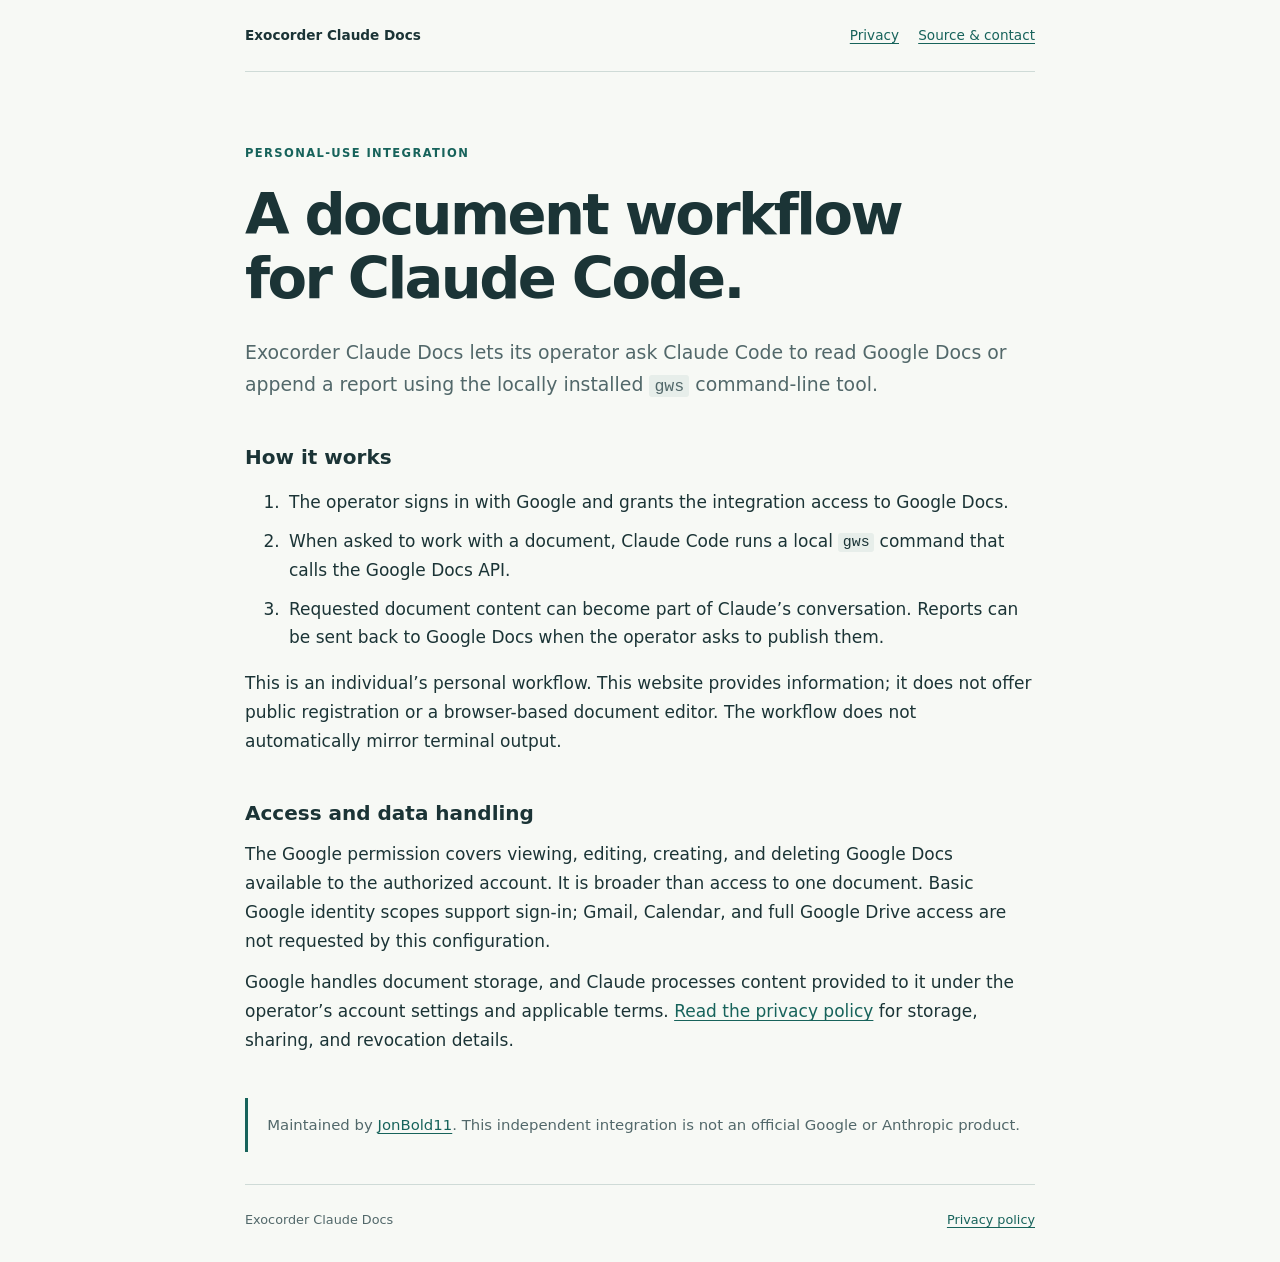
<file: index.html>
<!doctype html>
<html lang="en">
<head>
  <meta charset="utf-8">
  <meta name="viewport" content="width=device-width, initial-scale=1">
  <meta name="description" content="Exocorder Claude Docs is a personal-use workflow for reading Google Docs and publishing requested reports from Claude Code through the local gws command-line tool.">
  <title>Exocorder Claude Docs</title>
  <link rel="stylesheet" href="style.css">
</head>
<body>
  <header class="site-header"><a class="wordmark" href="./">Exocorder Claude Docs</a><nav aria-label="Main navigation"><a href="privacy.html">Privacy</a><a href="https://github.com/JonBold11/exocorder-claude-docs">Source &amp; contact</a></nav></header>
  <main>
    <p class="eyebrow">Personal-use integration</p>
    <h1>A document workflow for Claude Code.</h1>
    <p class="lead">Exocorder Claude Docs lets its operator ask Claude Code to read Google Docs or append a report using the locally installed <code>gws</code> command-line tool.</p>
    <section aria-labelledby="workflow"><h2 id="workflow">How it works</h2>
      <ol><li>The operator signs in with Google and grants the integration access to Google Docs.</li><li>When asked to work with a document, Claude Code runs a local <code>gws</code> command that calls the Google Docs API.</li><li>Requested document content can become part of Claude’s conversation. Reports can be sent back to Google Docs when the operator asks to publish them.</li></ol>
      <p>This is an individual’s personal workflow. This website provides information; it does not offer public registration or a browser-based document editor. The workflow does not automatically mirror terminal output.</p>
    </section>
    <section aria-labelledby="access"><h2 id="access">Access and data handling</h2>
      <p>The Google permission covers viewing, editing, creating, and deleting Google Docs available to the authorized account. It is broader than access to one document. Basic Google identity scopes support sign-in; Gmail, Calendar, and full Google Drive access are not requested by this configuration.</p>
      <p>Google handles document storage, and Claude processes content provided to it under the operator’s account settings and applicable terms. <a href="privacy.html">Read the privacy policy</a> for storage, sharing, and revocation details.</p>
    </section>
    <aside><p>Maintained by <a href="https://github.com/JonBold11">JonBold11</a>. This independent integration is not an official Google or Anthropic product.</p></aside>
  </main>
  <footer><span>Exocorder Claude Docs</span><a href="privacy.html">Privacy policy</a></footer>
</body>
</html>
</file>
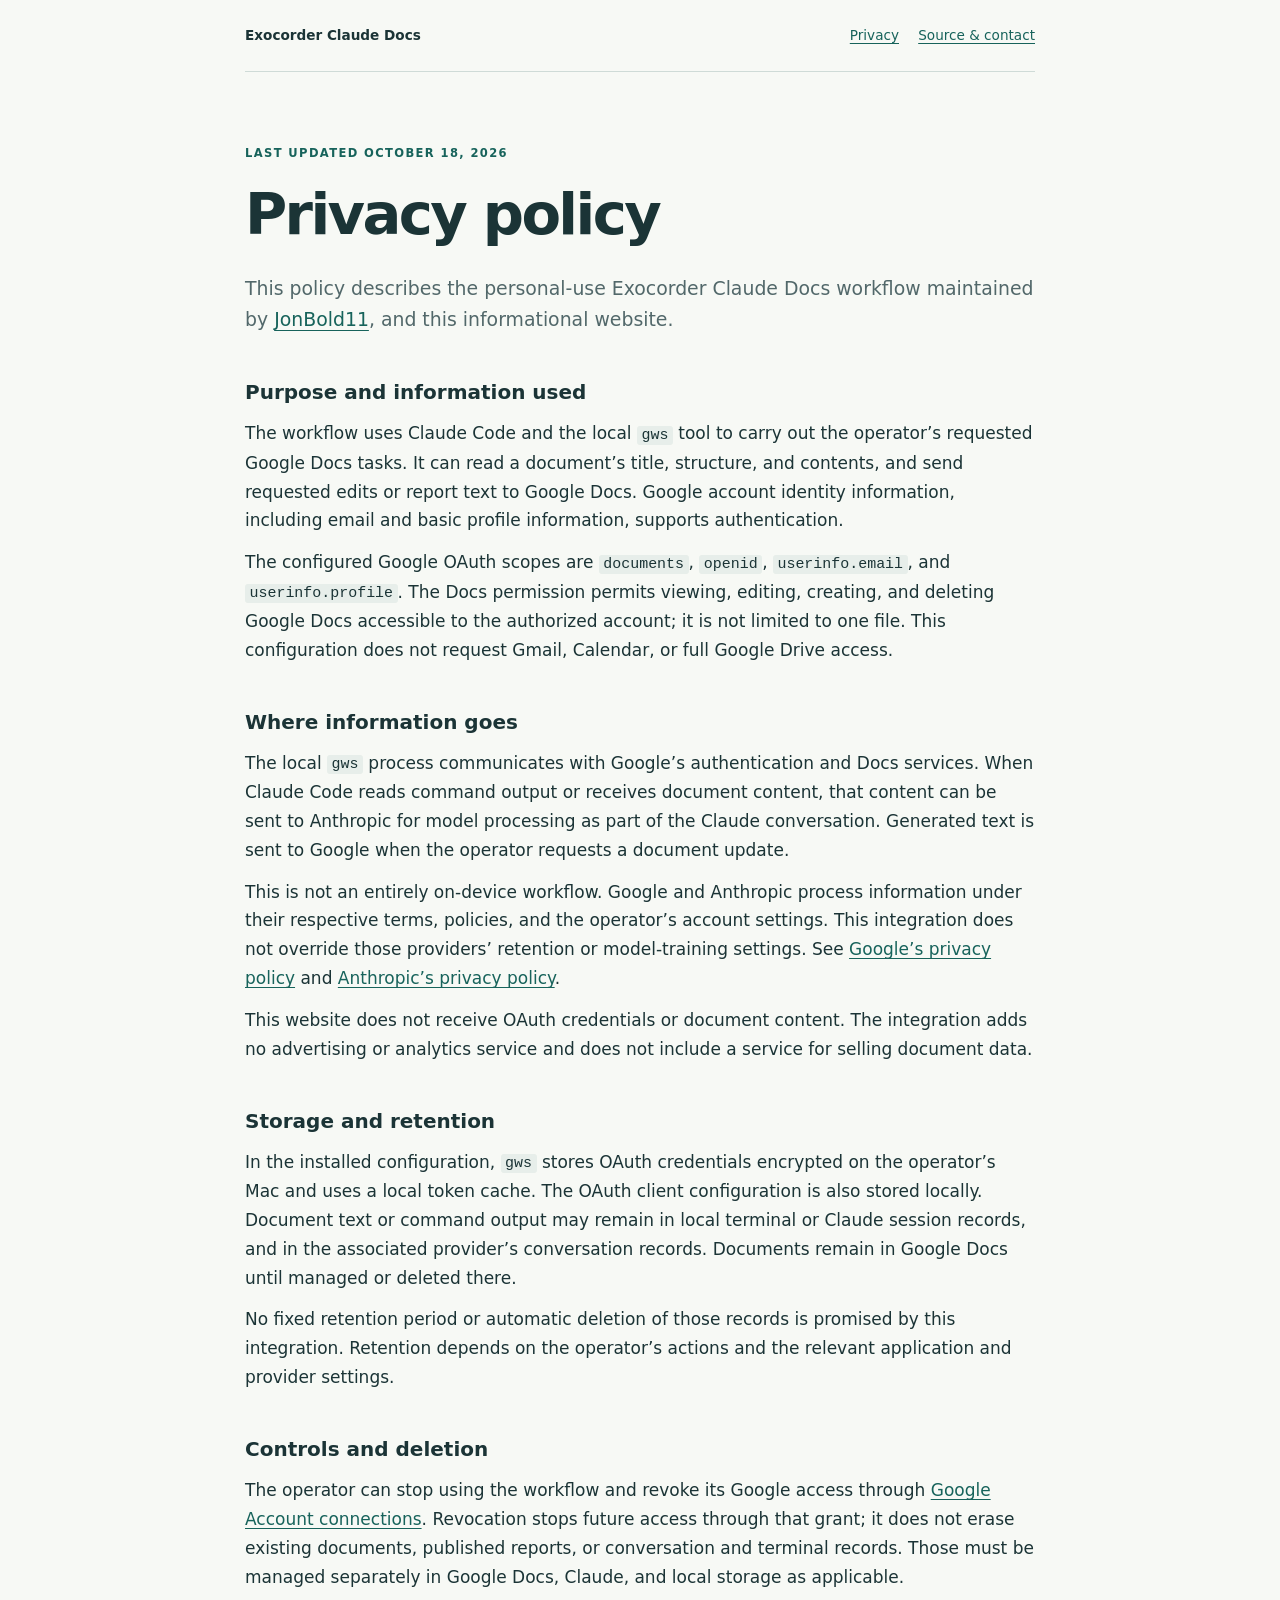
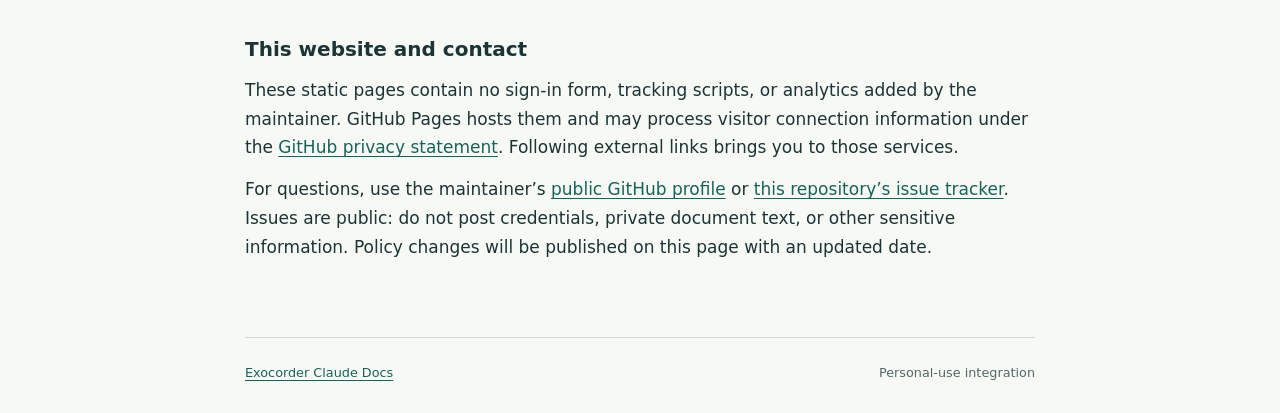
<file: privacy.html>
<!doctype html>
<html lang="en">
<head>
  <meta charset="utf-8">
  <meta name="viewport" content="width=device-width, initial-scale=1">
  <meta name="description" content="Privacy and data handling for the personal-use Exocorder Claude Docs integration.">
  <title>Privacy policy · Exocorder Claude Docs</title>
  <link rel="stylesheet" href="style.css">
</head>
<body>
  <header class="site-header"><a class="wordmark" href="./">Exocorder Claude Docs</a><nav aria-label="Main navigation"><a href="privacy.html" aria-current="page">Privacy</a><a href="https://github.com/JonBold11/exocorder-claude-docs">Source &amp; contact</a></nav></header>
  <main>
    <p class="eyebrow">Last updated October 18, 2026</p>
    <h1>Privacy policy</h1>
    <p class="lead">This policy describes the personal-use Exocorder Claude Docs workflow maintained by <a href="https://github.com/JonBold11">JonBold11</a>, and this informational website.</p>
    <section><h2>Purpose and information used</h2>
      <p>The workflow uses Claude Code and the local <code>gws</code> tool to carry out the operator’s requested Google Docs tasks. It can read a document’s title, structure, and contents, and send requested edits or report text to Google Docs. Google account identity information, including email and basic profile information, supports authentication.</p>
      <p>The configured Google OAuth scopes are <code>documents</code>, <code>openid</code>, <code>userinfo.email</code>, and <code>userinfo.profile</code>. The Docs permission permits viewing, editing, creating, and deleting Google Docs accessible to the authorized account; it is not limited to one file. This configuration does not request Gmail, Calendar, or full Google Drive access.</p>
    </section>
    <section><h2>Where information goes</h2>
      <p>The local <code>gws</code> process communicates with Google’s authentication and Docs services. When Claude Code reads command output or receives document content, that content can be sent to Anthropic for model processing as part of the Claude conversation. Generated text is sent to Google when the operator requests a document update.</p>
      <p>This is not an entirely on-device workflow. Google and Anthropic process information under their respective terms, policies, and the operator’s account settings. This integration does not override those providers’ retention or model-training settings. See <a href="https://policies.google.com/privacy">Google’s privacy policy</a> and <a href="https://www.anthropic.com/legal/privacy">Anthropic’s privacy policy</a>.</p>
      <p>This website does not receive OAuth credentials or document content. The integration adds no advertising or analytics service and does not include a service for selling document data.</p>
    </section>
    <section><h2>Storage and retention</h2>
      <p>In the installed configuration, <code>gws</code> stores OAuth credentials encrypted on the operator’s Mac and uses a local token cache. The OAuth client configuration is also stored locally. Document text or command output may remain in local terminal or Claude session records, and in the associated provider’s conversation records. Documents remain in Google Docs until managed or deleted there.</p>
      <p>No fixed retention period or automatic deletion of those records is promised by this integration. Retention depends on the operator’s actions and the relevant application and provider settings.</p>
    </section>
    <section><h2>Controls and deletion</h2>
      <p>The operator can stop using the workflow and revoke its Google access through <a href="https://myaccount.google.com/connections">Google Account connections</a>. Revocation stops future access through that grant; it does not erase existing documents, published reports, or conversation and terminal records. Those must be managed separately in Google Docs, Claude, and local storage as applicable.</p>
    </section>
    <section><h2>This website and contact</h2>
      <p>These static pages contain no sign-in form, tracking scripts, or analytics added by the maintainer. GitHub Pages hosts them and may process visitor connection information under the <a href="https://docs.github.com/en/site-policy/privacy-policies/github-general-privacy-statement">GitHub privacy statement</a>. Following external links brings you to those services.</p>
      <p>For questions, use the maintainer’s <a href="https://github.com/JonBold11">public GitHub profile</a> or <a href="https://github.com/JonBold11/exocorder-claude-docs/issues">this repository’s issue tracker</a>. Issues are public: do not post credentials, private document text, or other sensitive information. Policy changes will be published on this page with an updated date.</p>
    </section>
  </main>
  <footer><a href="./">Exocorder Claude Docs</a><span>Personal-use integration</span></footer>
</body>
</html>
</file>
<file: style.css>
:root{color-scheme:light;--ink:#1b3436;--muted:#52686a;--accent:#17635b;--line:#cfdbd7;--paper:#f7f9f5}
*{box-sizing:border-box}body{margin:0;background:var(--paper);color:var(--ink);font-family:system-ui,-apple-system,BlinkMacSystemFont,"Segoe UI",sans-serif;font-size:17px;line-height:1.7}a{color:var(--accent);text-underline-offset:.2em}a:hover{text-decoration-thickness:2px}a:focus-visible{outline:3px solid var(--accent);outline-offset:5px}header,main,footer{width:min(100% - 3rem,790px);margin-inline:auto}.site-header{display:flex;justify-content:space-between;align-items:center;gap:1rem;padding:1.5rem 0;border-bottom:1px solid var(--line);font-size:.85rem}.wordmark{font-weight:750;text-decoration:none;color:var(--ink)}nav{display:flex;gap:1.2rem;flex-wrap:wrap}main{padding:4.5rem 0 2rem}.eyebrow{text-transform:uppercase;letter-spacing:.12em;font-size:.72rem;font-weight:700;color:var(--accent);margin:0 0 1.2rem}h1{font-size:clamp(2.2rem,5.3vw,3.6rem);line-height:1.12;letter-spacing:-.045em;max-width:700px;margin:0 0 1.6rem;font-weight:750}.lead{font-size:1.18rem;line-height:1.65;color:var(--muted)}section{margin:2.7rem 0}h2{font-size:1.25rem;line-height:1.4;margin:0 0 .7rem}p{margin:.8rem 0}li{padding-left:.25rem;margin:.6rem 0}code{font-size:.88em;background:#e7eeea;padding:.1em .3em;border-radius:3px;overflow-wrap:anywhere}aside{border-left:3px solid var(--accent);padding:.1rem 0 .1rem 1.2rem;color:var(--muted);font-size:.93rem}footer{border-top:1px solid var(--line);padding:1.5rem 0 2rem;display:flex;justify-content:space-between;gap:1rem;color:var(--muted);font-size:.8rem}@media(max-width:560px){.site-header{align-items:flex-start;flex-direction:column}main{padding-top:3rem}header,main,footer{width:calc(100% - 2rem)}footer{flex-direction:column;gap:.25rem}section{margin:2.2rem 0}}
</file>
